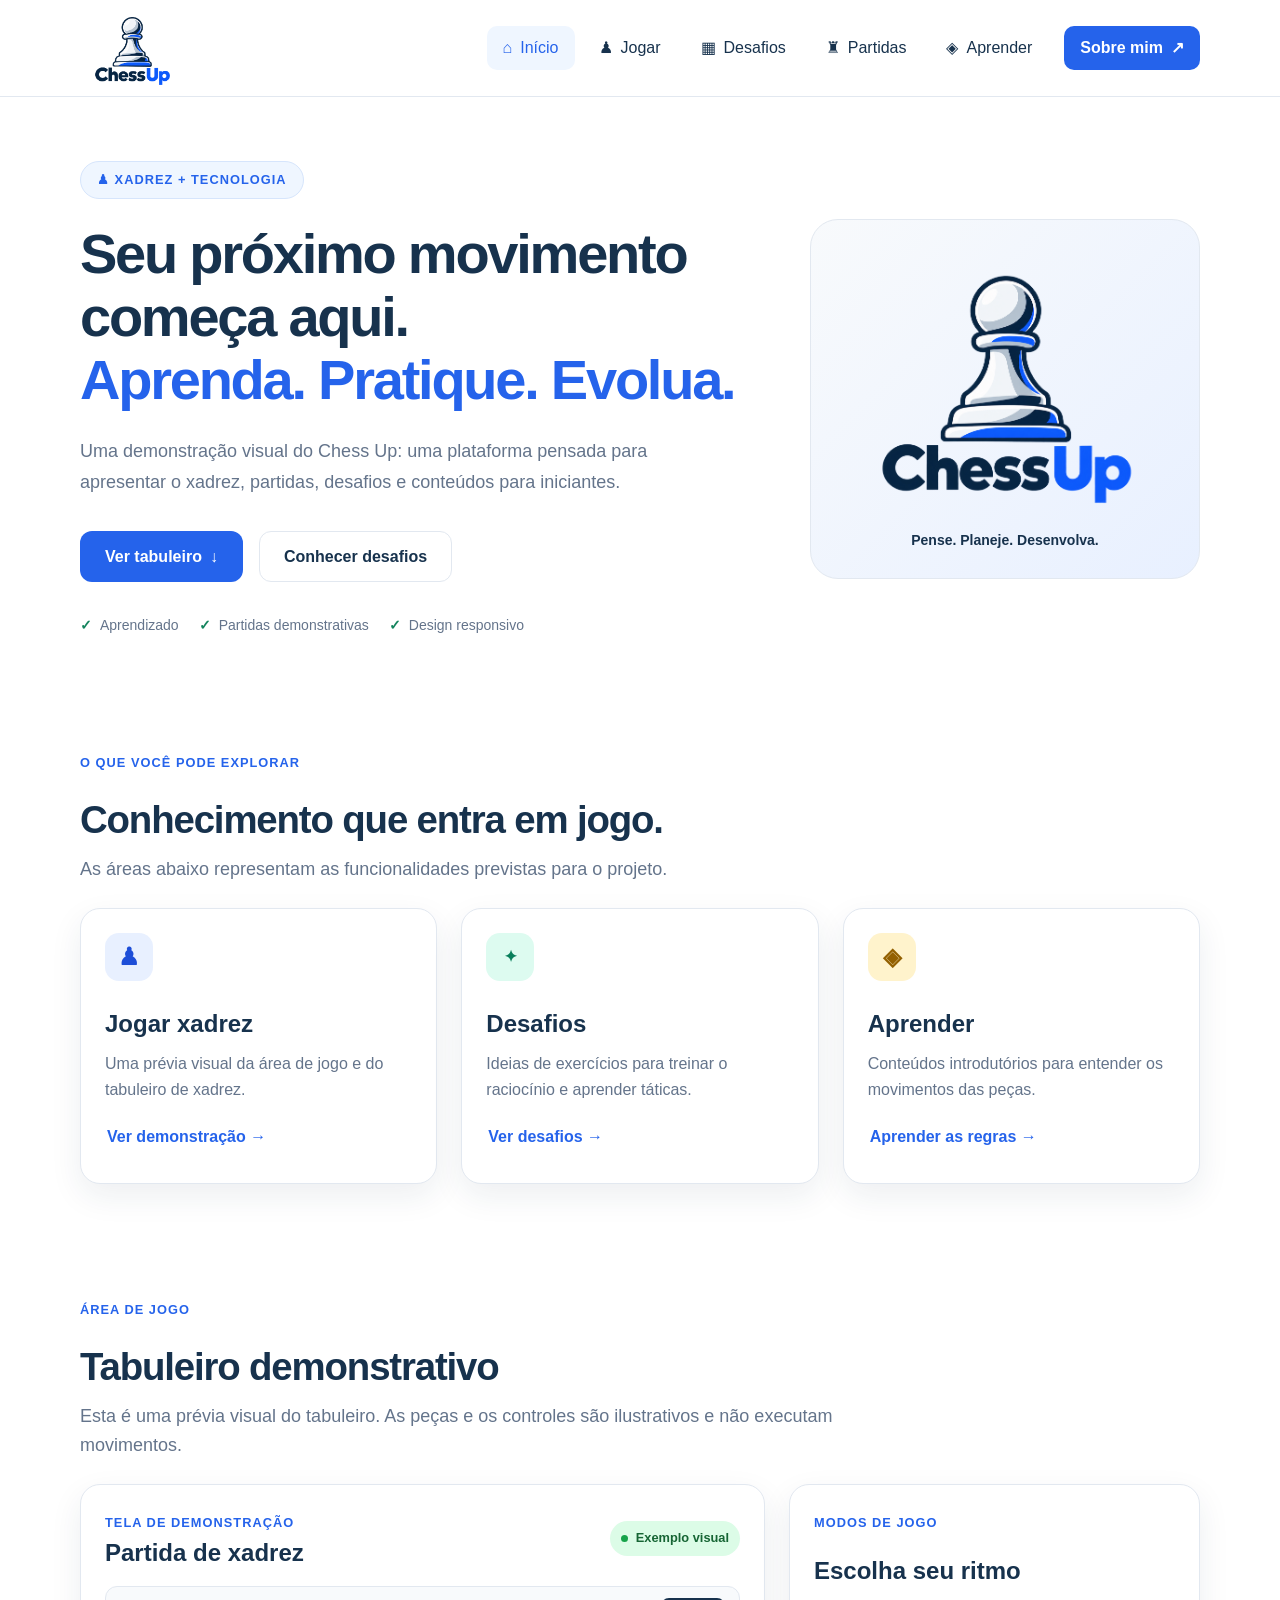
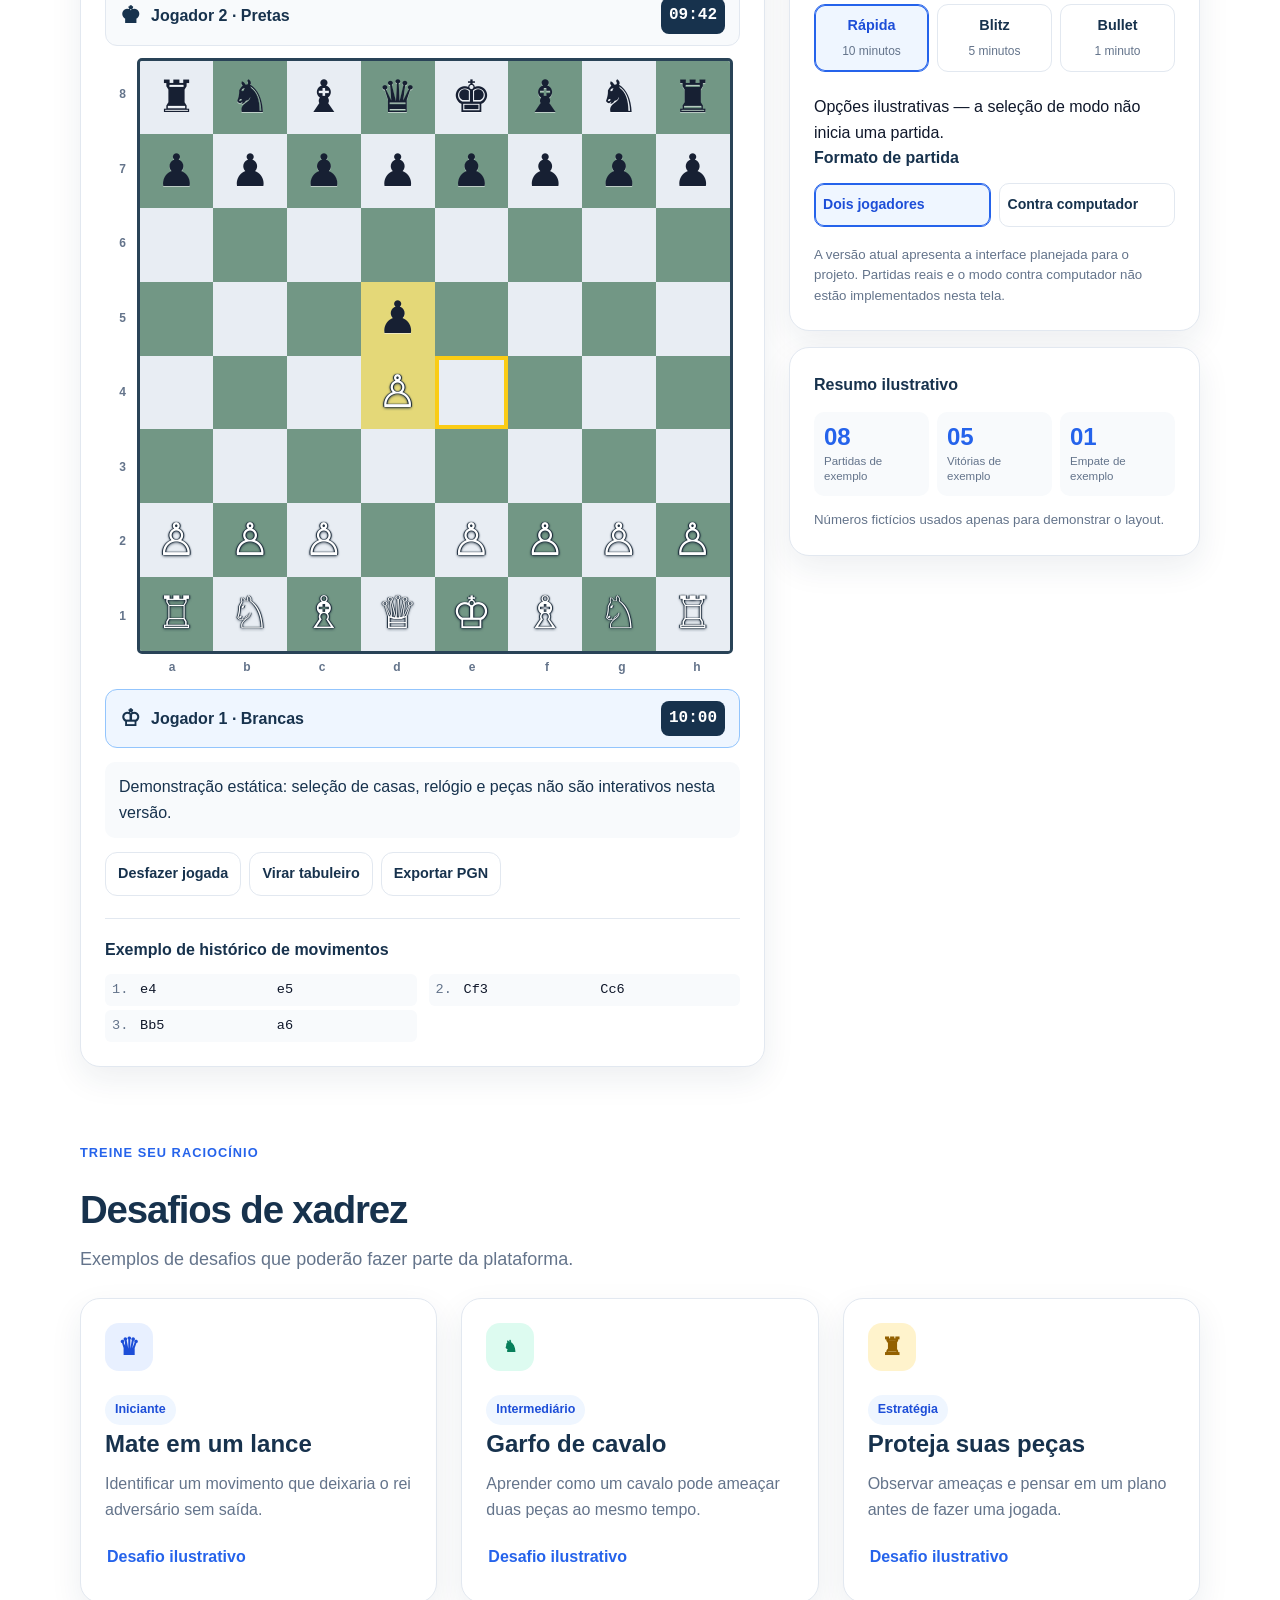
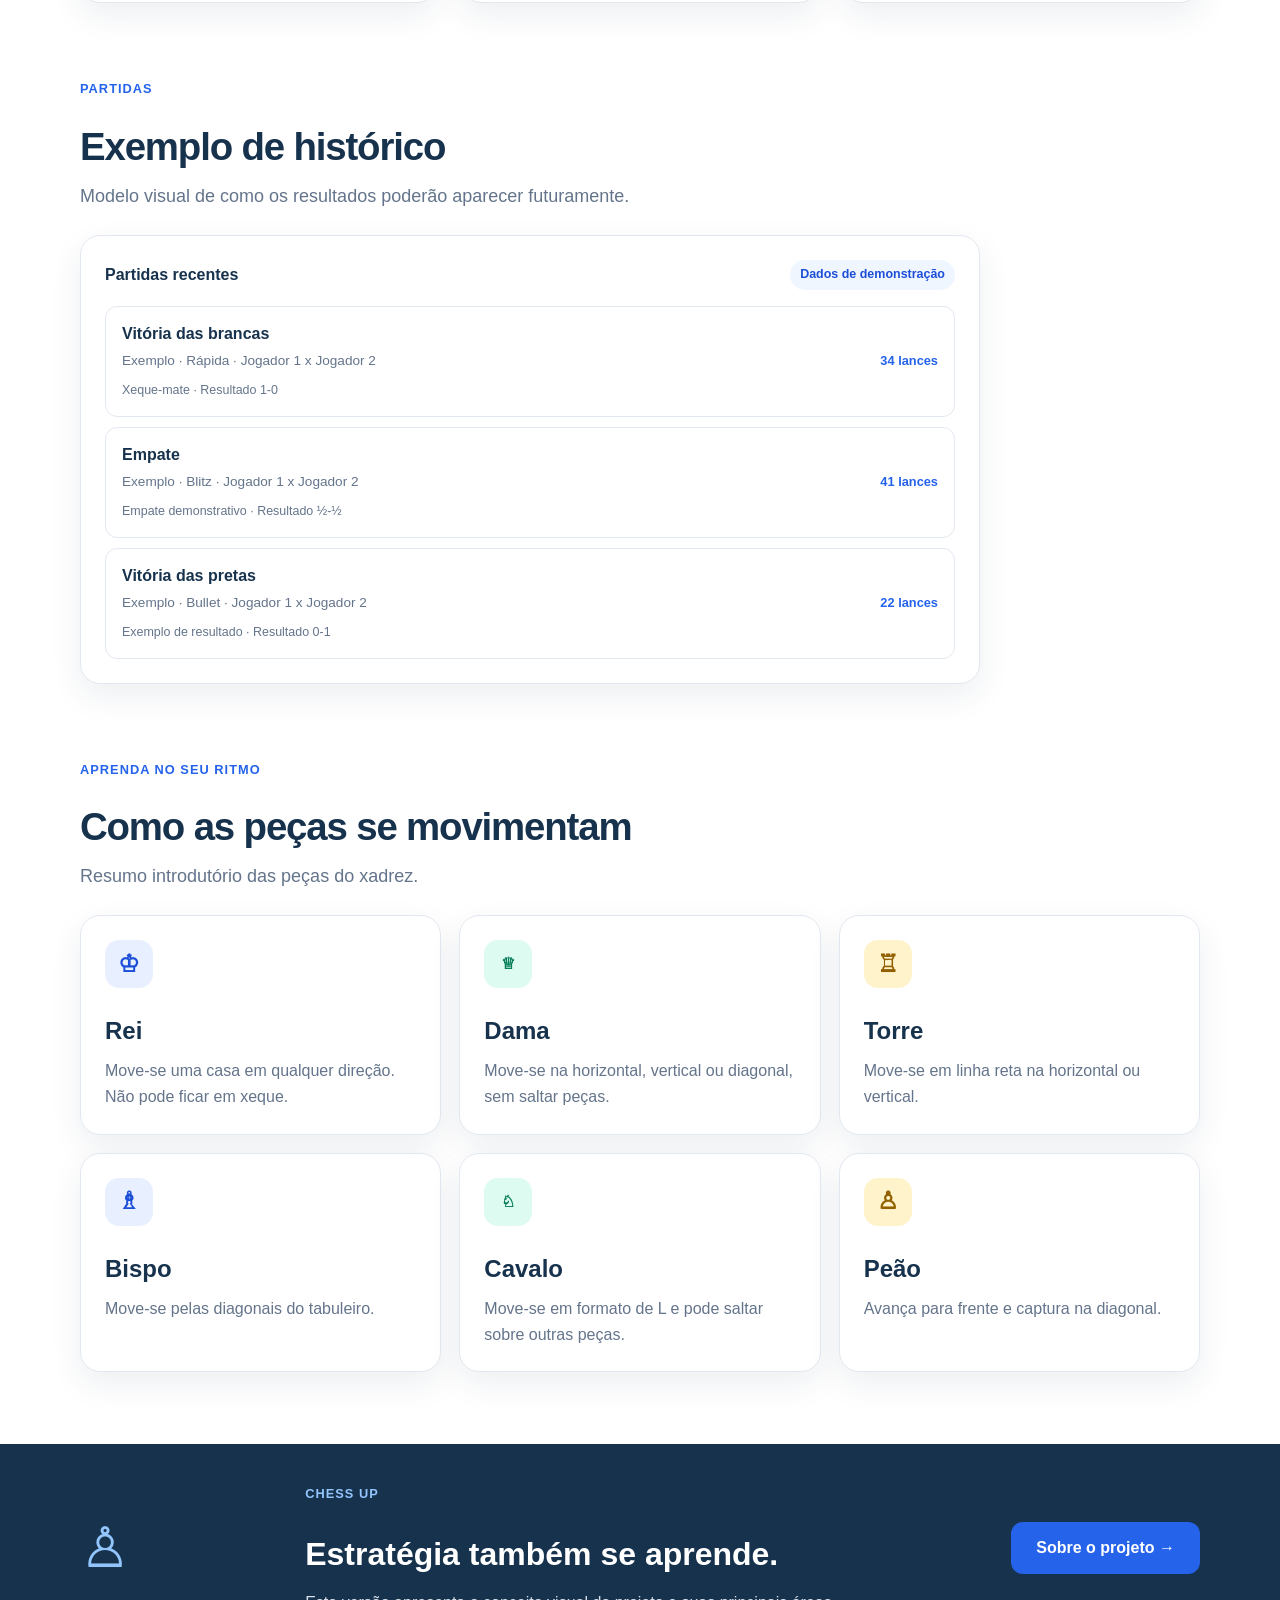
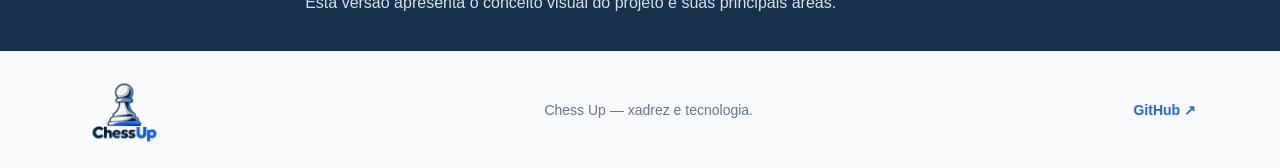
<file: index.html>
<!DOCTYPE html>
<html lang="pt-BR">
<head>
    <meta charset="UTF-8">
    <meta name="viewport" content="width=device-width, initial-scale=1.0">
    <meta http-equiv="refresh" content="0; url=home.html">
    <title>Chess Up</title>
</head>
<body>
    <p>Redirecionando para o <a href="home.html">Chess Up</a>...</p>
</body>
</html>
</file>
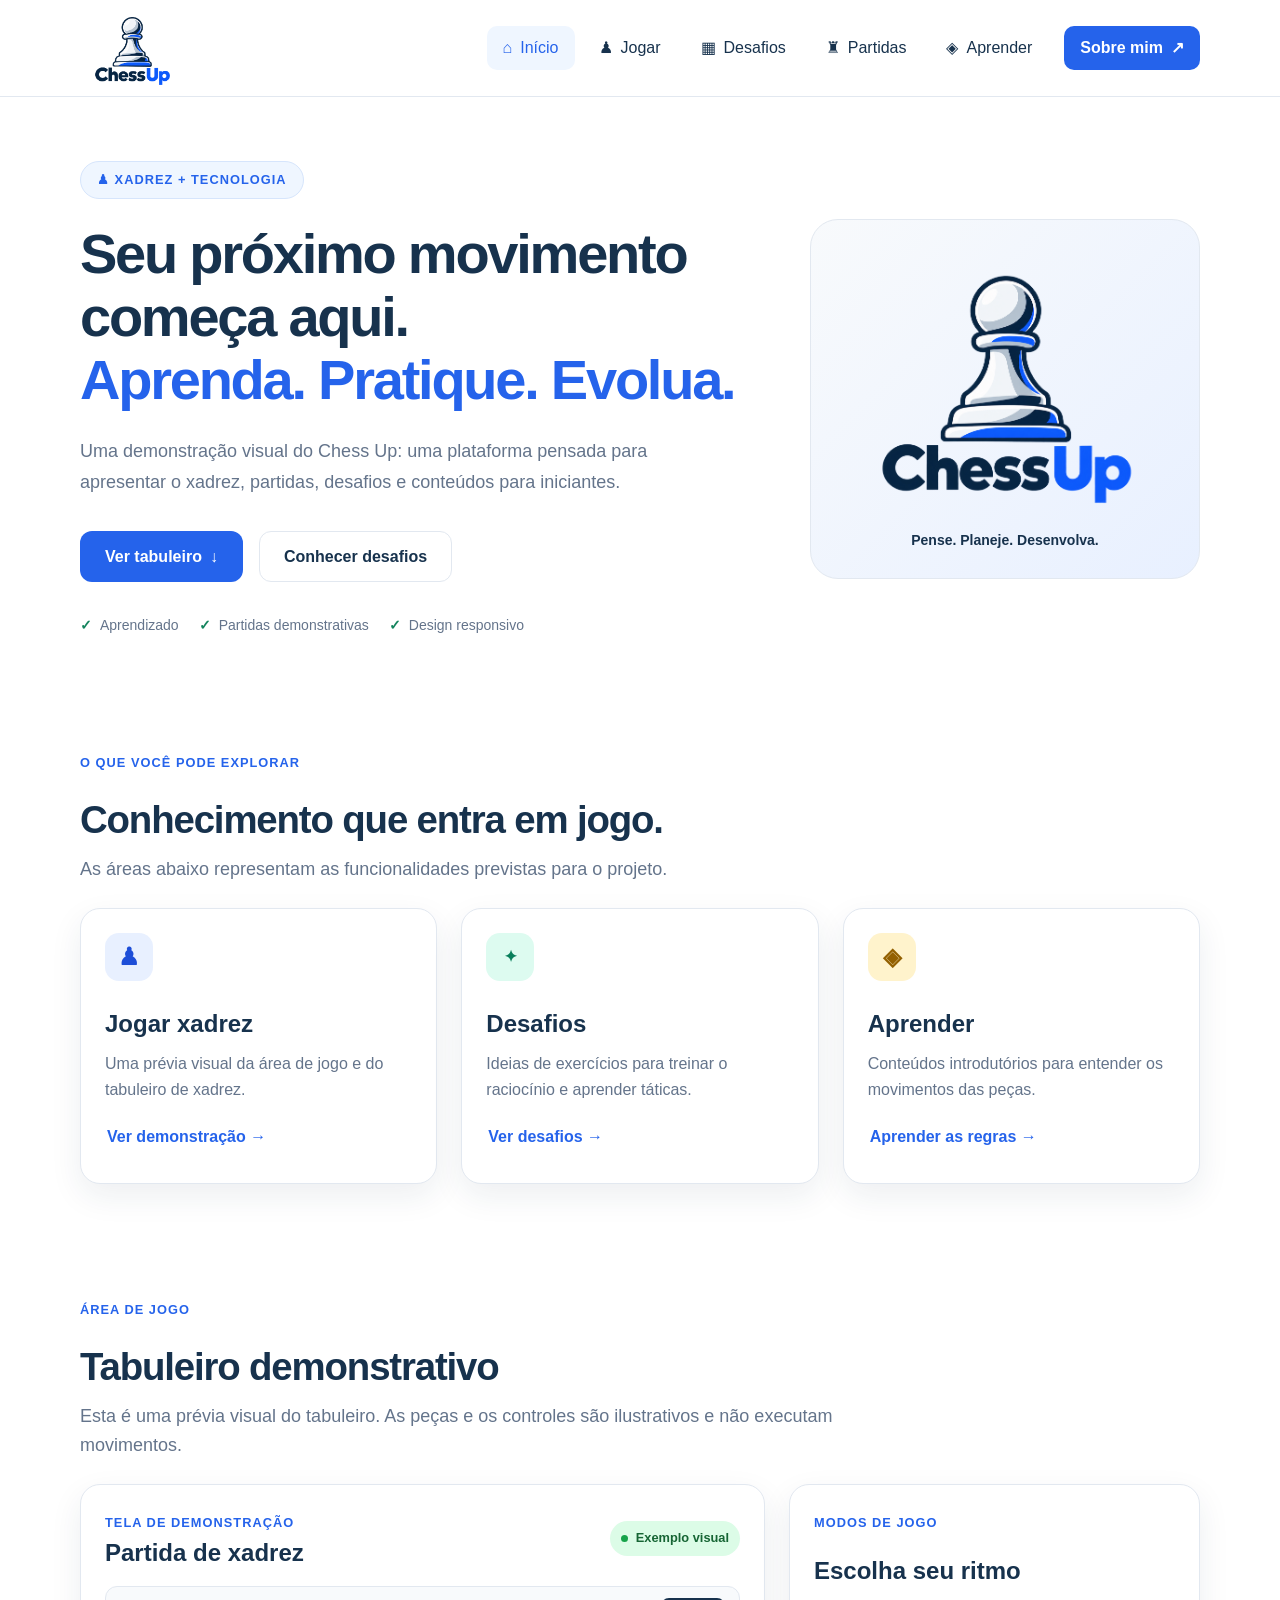
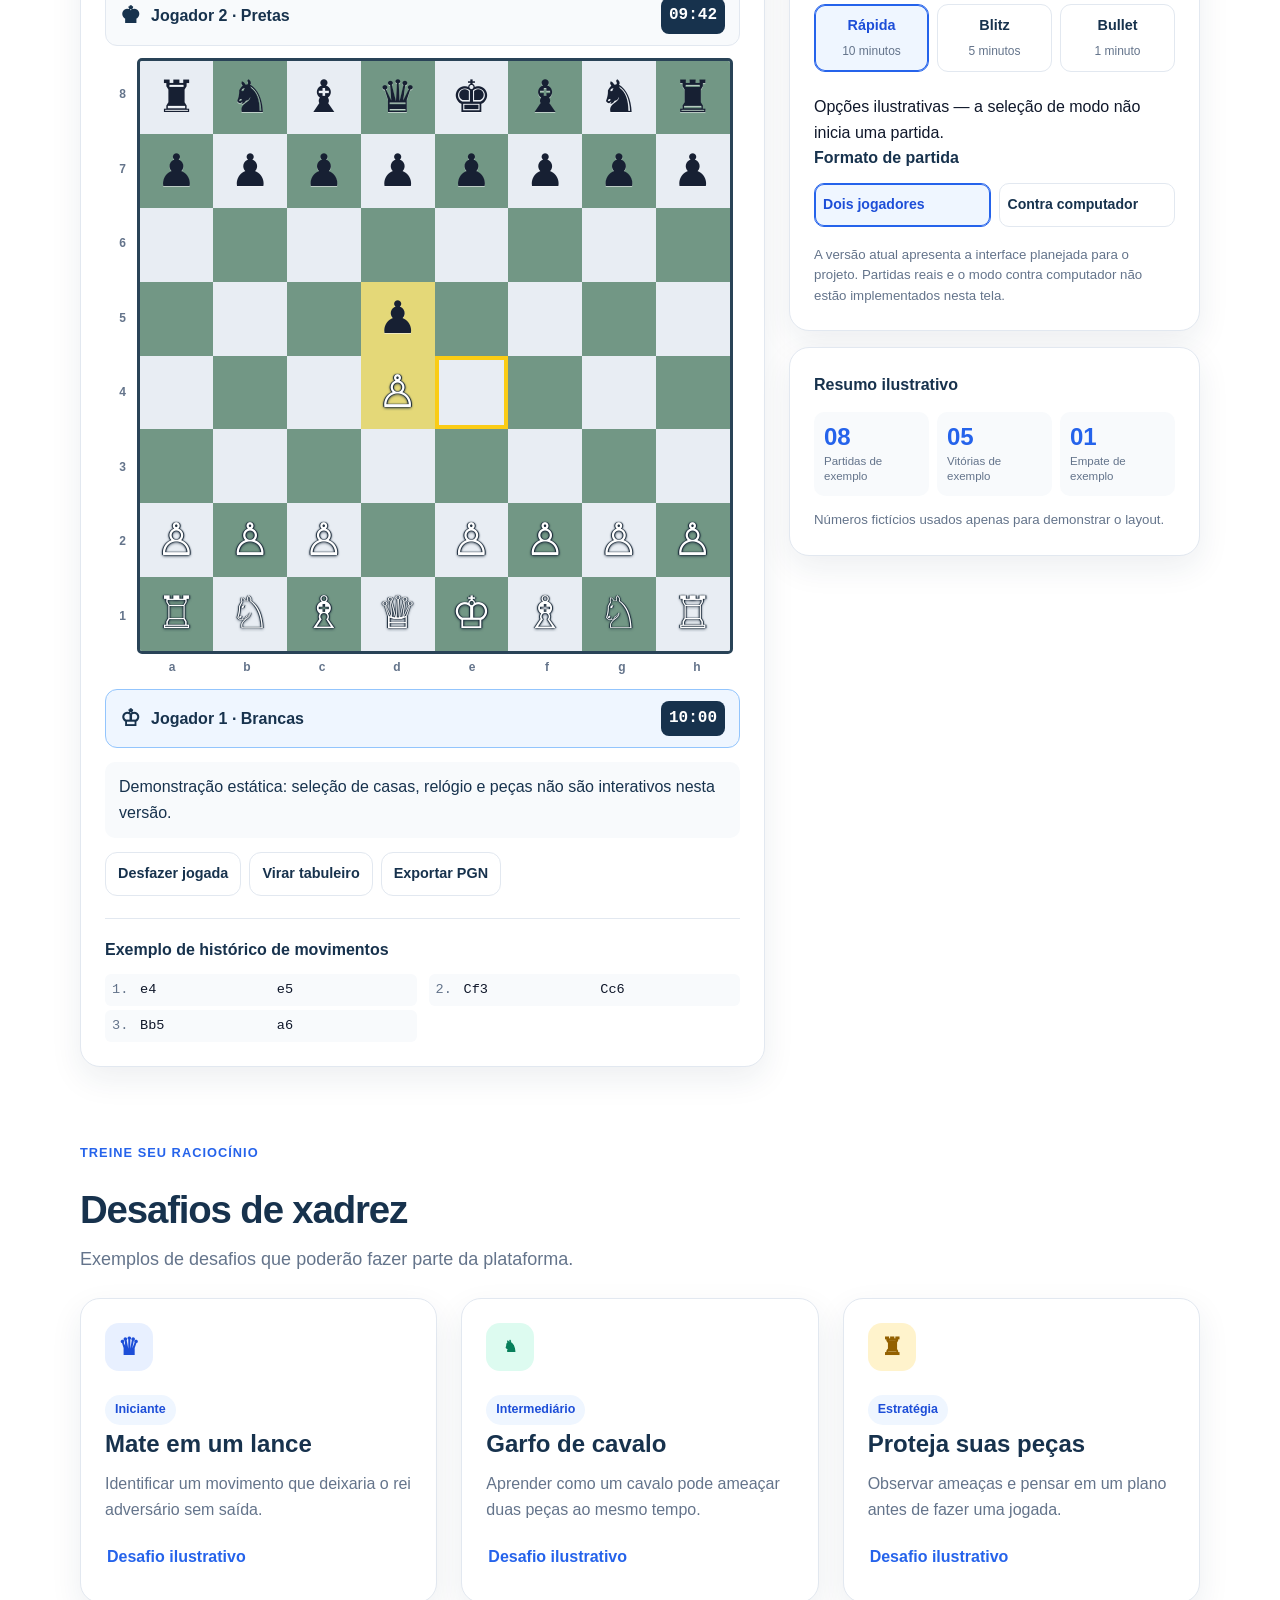
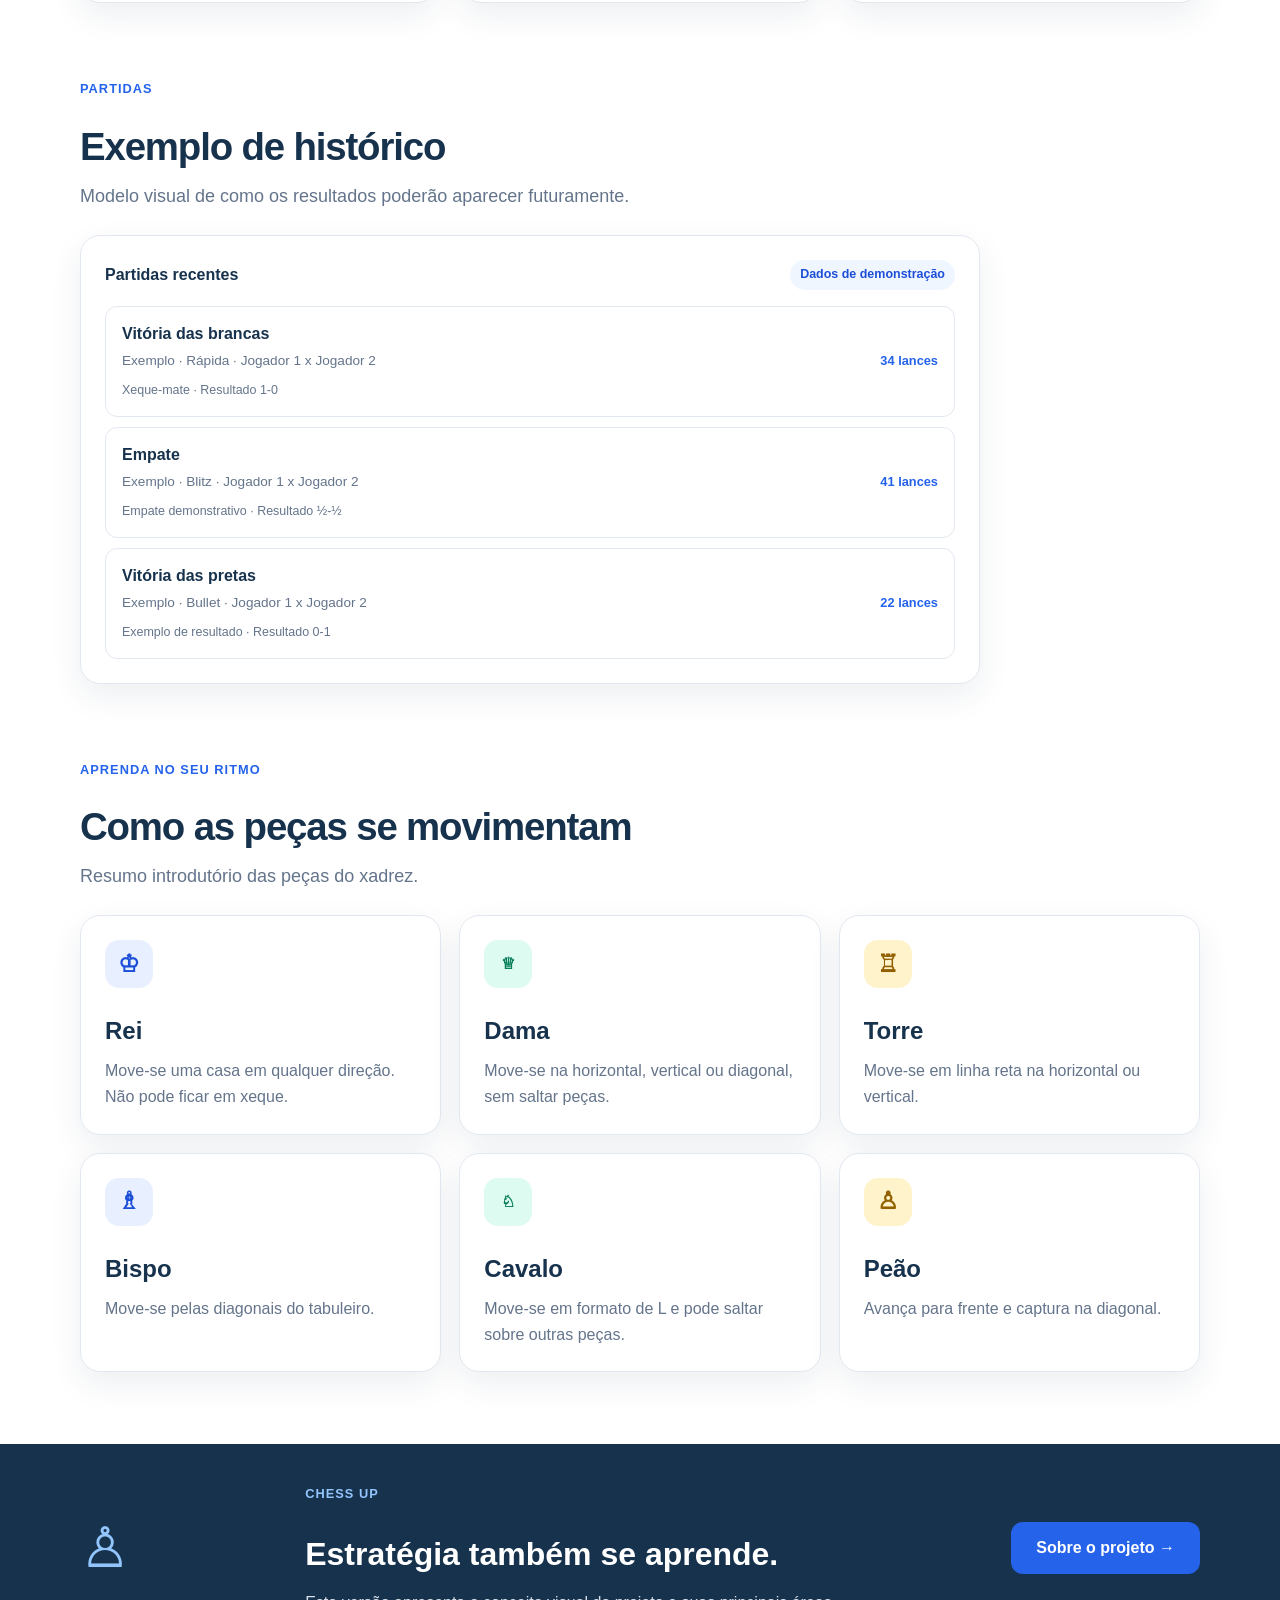
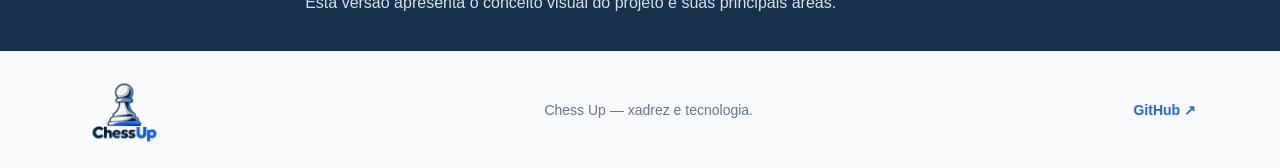
<file: home.html>
<!DOCTYPE html>
<html lang="pt-BR">
<head>
    <meta charset="UTF-8">
    <meta name="viewport" content="width=device-width, initial-scale=1.0">
    <meta name="description" content="Chess Up: demonstração visual de uma plataforma de xadrez para aprender, praticar e evoluir.">
    <title>Chess Up | Aprenda, pratique e evolua</title>
    <link rel="stylesheet" href="style.css">
</head>
<body>
<header class="site-header">
    <nav class="navbar container" aria-label="Navegação principal">
        <a class="brand" href="home.html" aria-label="Chess Up - Início">
            <img src="logo-chessup.png" alt="Logo do Chess Up">
        </a>

        <input class="menu-checkbox" type="checkbox" id="menu-checkbox" aria-label="Abrir menu de navegação">
        <label class="menu-toggle" for="menu-checkbox" aria-hidden="true"><span></span><span></span><span></span></label>
        <label class="menu-overlay" for="menu-checkbox" aria-label="Fechar menu"></label>

        <div class="nav-links" id="nav-links">
            <a class="menu-brand" href="home.html" aria-label="Chess Up - Início"><img src="logo-chessup.png" alt="Chess Up"></a>
            <a class="nav-link active" href="#inicio" aria-current="page"><span aria-hidden="true">⌂</span><span>Início</span></a>
            <a class="nav-link" href="#tabuleiro"><span aria-hidden="true">♟</span><span>Jogar</span></a>
            <a class="nav-link" href="#problemas"><span aria-hidden="true">▦</span><span>Desafios</span></a>
            <a class="nav-link" href="#partidas"><span aria-hidden="true">♜</span><span>Partidas</span></a>
            <a class="nav-link" href="#aprendizado"><span aria-hidden="true">◈</span><span>Aprender</span></a>
            <a class="nav-cta" href="sobre.html"><span>Sobre mim</span><span aria-hidden="true">↗</span></a>
        </div>
    </nav>
</header>

<main>
    <section class="hero container" id="inicio">
        <div class="hero-content">
            <span class="eyebrow">♟ Xadrez + tecnologia</span>
            <h1>Seu próximo movimento começa aqui. <span>Aprenda. Pratique. Evolua.</span></h1>
            <p class="hero-description">Uma demonstração visual do Chess Up: uma plataforma pensada para apresentar o xadrez, partidas, desafios e conteúdos para iniciantes.</p>
            <div class="hero-actions">
                <a class="button button-primary" href="#tabuleiro">Ver tabuleiro <span aria-hidden="true">↓</span></a>
                <a class="button button-secondary" href="#problemas">Conhecer desafios</a>
            </div>
            <div class="hero-highlights"><span>Aprendizado</span><span>Partidas demonstrativas</span><span>Design responsivo</span></div>
        </div>
        <div class="hero-visual">
            <img src="logo-chessup.png" alt="Logo do Chess Up com uma peça de xadrez">
            <p>Pense. Planeje. Desenvolva.</p>
        </div>
    </section>

    <section class="section container" id="recursos">
        <div class="section-heading">
            <span class="section-label">O que você pode explorar</span>
            <h2>Conhecimento que entra em jogo.</h2>
            <p>As áreas abaixo representam as funcionalidades previstas para o projeto.</p>
        </div>
        <div class="feature-grid">
            <article class="feature-card">
                <div class="feature-icon icon-blue" aria-hidden="true">♟</div>
                <h3>Jogar xadrez</h3>
                <p>Uma prévia visual da área de jogo e do tabuleiro de xadrez.</p>
                <a class="text-link" href="#tabuleiro">Ver demonstração →</a>
            </article>
            <article class="feature-card">
                <div class="feature-icon icon-green" aria-hidden="true">✦</div>
                <h3>Desafios</h3>
                <p>Ideias de exercícios para treinar o raciocínio e aprender táticas.</p>
                <a class="text-link" href="#problemas">Ver desafios →</a>
            </article>
            <article class="feature-card">
                <div class="feature-icon icon-gold" aria-hidden="true">◈</div>
                <h3>Aprender</h3>
                <p>Conteúdos introdutórios para entender os movimentos das peças.</p>
                <a class="text-link" href="#aprendizado">Aprender as regras →</a>
            </article>
        </div>
    </section>

    <section class="content-section container" id="tabuleiro">
        <div class="section-heading">
            <span class="section-label">Área de jogo</span>
            <h2>Tabuleiro demonstrativo</h2>
            <p>Esta é uma prévia visual do tabuleiro. As peças e os controles são ilustrativos e não executam movimentos.</p>
        </div>
        <div class="game-layout">
            <article class="panel board-panel">
                <div class="panel-heading">
                    <div><span class="section-label">TELA DE DEMONSTRAÇÃO</span><h2>Partida de xadrez</h2></div>
                    <span class="status-badge">Exemplo visual</span>
                </div>
                <div class="player-bar">
                    <span class="player-label"><span aria-hidden="true">♚</span><span>Jogador 2 · Pretas</span></span>
                    <strong class="clock">09:42</strong>
                </div>
                <div class="board-frame">
                    <div class="board-ranks" aria-hidden="true"><span>8</span><span>7</span><span>6</span><span>5</span><span>4</span><span>3</span><span>2</span><span>1</span></div>
                    <div class="chessboard" role="img" aria-label="Tabuleiro ilustrativo de xadrez com peças na posição inicial e algumas casas destacadas">
                    <div class="square square-light piece-black" role="img" aria-label="a8, peça preta">♜</div>
                    <div class="square square-dark piece-black" role="img" aria-label="b8, peça preta">♞</div>
                    <div class="square square-light piece-black" role="img" aria-label="c8, peça preta">♝</div>
                    <div class="square square-dark piece-black" role="img" aria-label="d8, peça preta">♛</div>
                    <div class="square square-light piece-black" role="img" aria-label="e8, peça preta">♚</div>
                    <div class="square square-dark piece-black" role="img" aria-label="f8, peça preta">♝</div>
                    <div class="square square-light piece-black" role="img" aria-label="g8, peça preta">♞</div>
                    <div class="square square-dark piece-black" role="img" aria-label="h8, peça preta">♜</div>
                    <div class="square square-dark piece-black" role="img" aria-label="a7, peça preta">♟</div>
                    <div class="square square-light piece-black" role="img" aria-label="b7, peça preta">♟</div>
                    <div class="square square-dark piece-black" role="img" aria-label="c7, peça preta">♟</div>
                    <div class="square square-light piece-black" role="img" aria-label="d7, peça preta">♟</div>
                    <div class="square square-dark piece-black" role="img" aria-label="e7, peça preta">♟</div>
                    <div class="square square-light piece-black" role="img" aria-label="f7, peça preta">♟</div>
                    <div class="square square-dark piece-black" role="img" aria-label="g7, peça preta">♟</div>
                    <div class="square square-light piece-black" role="img" aria-label="h7, peça preta">♟</div>
                    <div class="square square-light" role="img" aria-label="a6, casa vazia"></div>
                    <div class="square square-dark" role="img" aria-label="b6, casa vazia"></div>
                    <div class="square square-light" role="img" aria-label="c6, casa vazia"></div>
                    <div class="square square-dark" role="img" aria-label="d6, casa vazia"></div>
                    <div class="square square-light" role="img" aria-label="e6, casa vazia"></div>
                    <div class="square square-dark" role="img" aria-label="f6, casa vazia"></div>
                    <div class="square square-light" role="img" aria-label="g6, casa vazia"></div>
                    <div class="square square-dark" role="img" aria-label="h6, casa vazia"></div>
                    <div class="square square-dark" role="img" aria-label="a5, casa vazia"></div>
                    <div class="square square-light" role="img" aria-label="b5, casa vazia"></div>
                    <div class="square square-dark" role="img" aria-label="c5, casa vazia"></div>
                    <div class="square square-light piece-black last-move" role="img" aria-label="d5, peça preta">♟</div>
                    <div class="square square-dark" role="img" aria-label="e5, casa vazia"></div>
                    <div class="square square-light" role="img" aria-label="f5, casa vazia"></div>
                    <div class="square square-dark" role="img" aria-label="g5, casa vazia"></div>
                    <div class="square square-light" role="img" aria-label="h5, casa vazia"></div>
                    <div class="square square-light" role="img" aria-label="a4, casa vazia"></div>
                    <div class="square square-dark" role="img" aria-label="b4, casa vazia"></div>
                    <div class="square square-light" role="img" aria-label="c4, casa vazia"></div>
                    <div class="square square-dark piece-white last-move" role="img" aria-label="d4, peça branca">♙</div>
                    <div class="square square-light selected" role="img" aria-label="e4, casa vazia"></div>
                    <div class="square square-dark" role="img" aria-label="f4, casa vazia"></div>
                    <div class="square square-light" role="img" aria-label="g4, casa vazia"></div>
                    <div class="square square-dark" role="img" aria-label="h4, casa vazia"></div>
                    <div class="square square-dark" role="img" aria-label="a3, casa vazia"></div>
                    <div class="square square-light" role="img" aria-label="b3, casa vazia"></div>
                    <div class="square square-dark" role="img" aria-label="c3, casa vazia"></div>
                    <div class="square square-light" role="img" aria-label="d3, casa vazia"></div>
                    <div class="square square-dark" role="img" aria-label="e3, casa vazia"></div>
                    <div class="square square-light" role="img" aria-label="f3, casa vazia"></div>
                    <div class="square square-dark" role="img" aria-label="g3, casa vazia"></div>
                    <div class="square square-light" role="img" aria-label="h3, casa vazia"></div>
                    <div class="square square-light piece-white" role="img" aria-label="a2, peça branca">♙</div>
                    <div class="square square-dark piece-white" role="img" aria-label="b2, peça branca">♙</div>
                    <div class="square square-light piece-white" role="img" aria-label="c2, peça branca">♙</div>
                    <div class="square square-dark" role="img" aria-label="d2, casa vazia"></div>
                    <div class="square square-light piece-white" role="img" aria-label="e2, peça branca">♙</div>
                    <div class="square square-dark piece-white" role="img" aria-label="f2, peça branca">♙</div>
                    <div class="square square-light piece-white" role="img" aria-label="g2, peça branca">♙</div>
                    <div class="square square-dark piece-white" role="img" aria-label="h2, peça branca">♙</div>
                    <div class="square square-dark piece-white" role="img" aria-label="a1, peça branca">♖</div>
                    <div class="square square-light piece-white" role="img" aria-label="b1, peça branca">♘</div>
                    <div class="square square-dark piece-white" role="img" aria-label="c1, peça branca">♗</div>
                    <div class="square square-light piece-white" role="img" aria-label="d1, peça branca">♕</div>
                    <div class="square square-dark piece-white" role="img" aria-label="e1, peça branca">♔</div>
                    <div class="square square-light piece-white" role="img" aria-label="f1, peça branca">♗</div>
                    <div class="square square-dark piece-white" role="img" aria-label="g1, peça branca">♘</div>
                    <div class="square square-light piece-white" role="img" aria-label="h1, peça branca">♖</div>
                    </div>
                </div>
                <div class="board-files" aria-hidden="true"><span></span><span>a</span><span>b</span><span>c</span><span>d</span><span>e</span><span>f</span><span>g</span><span>h</span></div>
                <div class="player-bar active-player">
                    <span class="player-label"><span aria-hidden="true">♔</span><span>Jogador 1 · Brancas</span></span>
                    <strong class="clock">10:00</strong>
                </div>
                <p class="board-note">Demonstração estática: seleção de casas, relógio e peças não são interativos nesta versão.</p>
                <div class="game-actions">
                    <span class="button button-secondary">Desfazer jogada</span>
                    <span class="button button-secondary">Virar tabuleiro</span>
                    <span class="button button-outline">Exportar PGN</span>
                </div>
                <div class="move-history">
                    <h3>Exemplo de histórico de movimentos</h3>
                    <ol class="move-list">
                        <li class="move-pair"><span class="move-number">1.</span><span>e4</span><span>e5</span></li>
                        <li class="move-pair"><span class="move-number">2.</span><span>Cf3</span><span>Cc6</span></li>
                        <li class="move-pair"><span class="move-number">3.</span><span>Bb5</span><span>a6</span></li>
                    </ol>
                </div>
            </article>

            <aside class="game-options">
                <article class="panel play-card">
                    <span class="section-label">MODOS DE JOGO</span>
                    <h2>Escolha seu ritmo</h2>
                    <div class="mode-select">
                        <div class="mode-option is-selected"><strong>Rápida</strong><small>10 minutos</small></div>
                        <div class="mode-option"><strong>Blitz</strong><small>5 minutos</small></div>
                        <div class="mode-option"><strong>Bullet</strong><small>1 minuto</small></div>
                    </div>
                    <div class="demo-note">Opções ilustrativas — a seleção de modo não inicia uma partida.</div>
                    <h3>Formato de partida</h3>
                    <div class="opponent-select">
                        <div class="opponent-option is-selected">Dois jogadores</div>
                        <div class="opponent-option">Contra computador</div>
                    </div>
                    <p class="small-note">A versão atual apresenta a interface planejada para o projeto. Partidas reais e o modo contra computador não estão implementados nesta tela.</p>
                </article>
                <article class="panel stats-panel">
                    <h3>Resumo ilustrativo</h3>
                    <div class="stat-grid">
                        <div class="stat-card"><strong>08</strong><span>Partidas de exemplo</span></div>
                        <div class="stat-card"><strong>05</strong><span>Vitórias de exemplo</span></div>
                        <div class="stat-card"><strong>01</strong><span>Empate de exemplo</span></div>
                    </div>
                    <p class="small-note">Números fictícios usados apenas para demonstrar o layout.</p>
                </article>
            </aside>
        </div>
    </section>

    <section class="content-section container" id="problemas">
        <div class="section-heading">
            <span class="section-label">Treine seu raciocínio</span>
            <h2>Desafios de xadrez</h2>
            <p>Exemplos de desafios que poderão fazer parte da plataforma.</p>
        </div>
        <div class="feature-grid">
            <article class="feature-card">
                <div class="feature-icon icon-blue" aria-hidden="true">♛</div>
                <span class="difficulty">Iniciante</span>
                <h3>Mate em um lance</h3>
                <p>Identificar um movimento que deixaria o rei adversário sem saída.</p>
                <span class="text-link">Desafio ilustrativo</span>
            </article>
            <article class="feature-card">
                <div class="feature-icon icon-green" aria-hidden="true">♞</div>
                <span class="difficulty">Intermediário</span>
                <h3>Garfo de cavalo</h3>
                <p>Aprender como um cavalo pode ameaçar duas peças ao mesmo tempo.</p>
                <span class="text-link">Desafio ilustrativo</span>
            </article>
            <article class="feature-card">
                <div class="feature-icon icon-gold" aria-hidden="true">♜</div>
                <span class="difficulty">Estratégia</span>
                <h3>Proteja suas peças</h3>
                <p>Observar ameaças e pensar em um plano antes de fazer uma jogada.</p>
                <span class="text-link">Desafio ilustrativo</span>
            </article>
        </div>
    </section>

    <section class="content-section container" id="partidas">
        <div class="section-heading">
            <span class="section-label">Partidas</span>
            <h2>Exemplo de histórico</h2>
            <p>Modelo visual de como os resultados poderão aparecer futuramente.</p>
        </div>
        <article class="panel history-panel">
            <div class="history-header"><h3>Partidas recentes</h3><span class="difficulty">Dados de demonstração</span></div>
            <ol class="history-list">
                <li class="history-item"><div class="history-item-main"><strong>Vitória das brancas</strong><p>Exemplo · Rápida · Jogador 1 x Jogador 2</p><span class="history-reason">Xeque-mate · Resultado 1-0</span></div><span class="history-move-count">34 lances</span></li>
                <li class="history-item"><div class="history-item-main"><strong>Empate</strong><p>Exemplo · Blitz · Jogador 1 x Jogador 2</p><span class="history-reason">Empate demonstrativo · Resultado ½-½</span></div><span class="history-move-count">41 lances</span></li>
                <li class="history-item"><div class="history-item-main"><strong>Vitória das pretas</strong><p>Exemplo · Bullet · Jogador 1 x Jogador 2</p><span class="history-reason">Exemplo de resultado · Resultado 0-1</span></div><span class="history-move-count">22 lances</span></li>
            </ol>
        </article>
    </section>

    <section class="content-section container" id="aprendizado">
        <div class="section-heading"><span class="section-label">Aprenda no seu ritmo</span><h2>Como as peças se movimentam</h2><p>Resumo introdutório das peças do xadrez.</p></div>
        <div class="learning-grid">
            <article class="feature-card"><div class="feature-icon icon-blue" aria-hidden="true">♔</div><h3>Rei</h3><p>Move-se uma casa em qualquer direção. Não pode ficar em xeque.</p></article>
            <article class="feature-card"><div class="feature-icon icon-green" aria-hidden="true">♕</div><h3>Dama</h3><p>Move-se na horizontal, vertical ou diagonal, sem saltar peças.</p></article>
            <article class="feature-card"><div class="feature-icon icon-gold" aria-hidden="true">♖</div><h3>Torre</h3><p>Move-se em linha reta na horizontal ou vertical.</p></article>
            <article class="feature-card"><div class="feature-icon icon-blue" aria-hidden="true">♗</div><h3>Bispo</h3><p>Move-se pelas diagonais do tabuleiro.</p></article>
            <article class="feature-card"><div class="feature-icon icon-green" aria-hidden="true">♘</div><h3>Cavalo</h3><p>Move-se em formato de L e pode saltar sobre outras peças.</p></article>
            <article class="feature-card"><div class="feature-icon icon-gold" aria-hidden="true">♙</div><h3>Peão</h3><p>Avança para frente e captura na diagonal.</p></article>
        </div>
    </section>

    <section class="learning-banner">
        <div class="learning-symbol" aria-hidden="true">♙</div>
        <div><span class="section-label label-light">Chess Up</span><h2>Estratégia também se aprende.</h2><p>Esta versão apresenta o conceito visual do projeto e suas principais áreas.</p></div>
        <a href="sobre.html" class="button button-light">Sobre o projeto →</a>
    </section>
</main>

<footer class="site-footer">
    <div class="footer-inner container">
        <a class="brand brand-footer" href="home.html" aria-label="Chess Up - Início"><img src="logo-chessup.png" alt="Logo do Chess Up"></a>
        <p>Chess Up — xadrez e tecnologia.</p>
        <a class="footer-github" href="https://github.com/IsacNetero07" target="_blank" rel="noopener noreferrer">GitHub ↗</a>
    </div>
</footer>
</body>
</html>
</file>
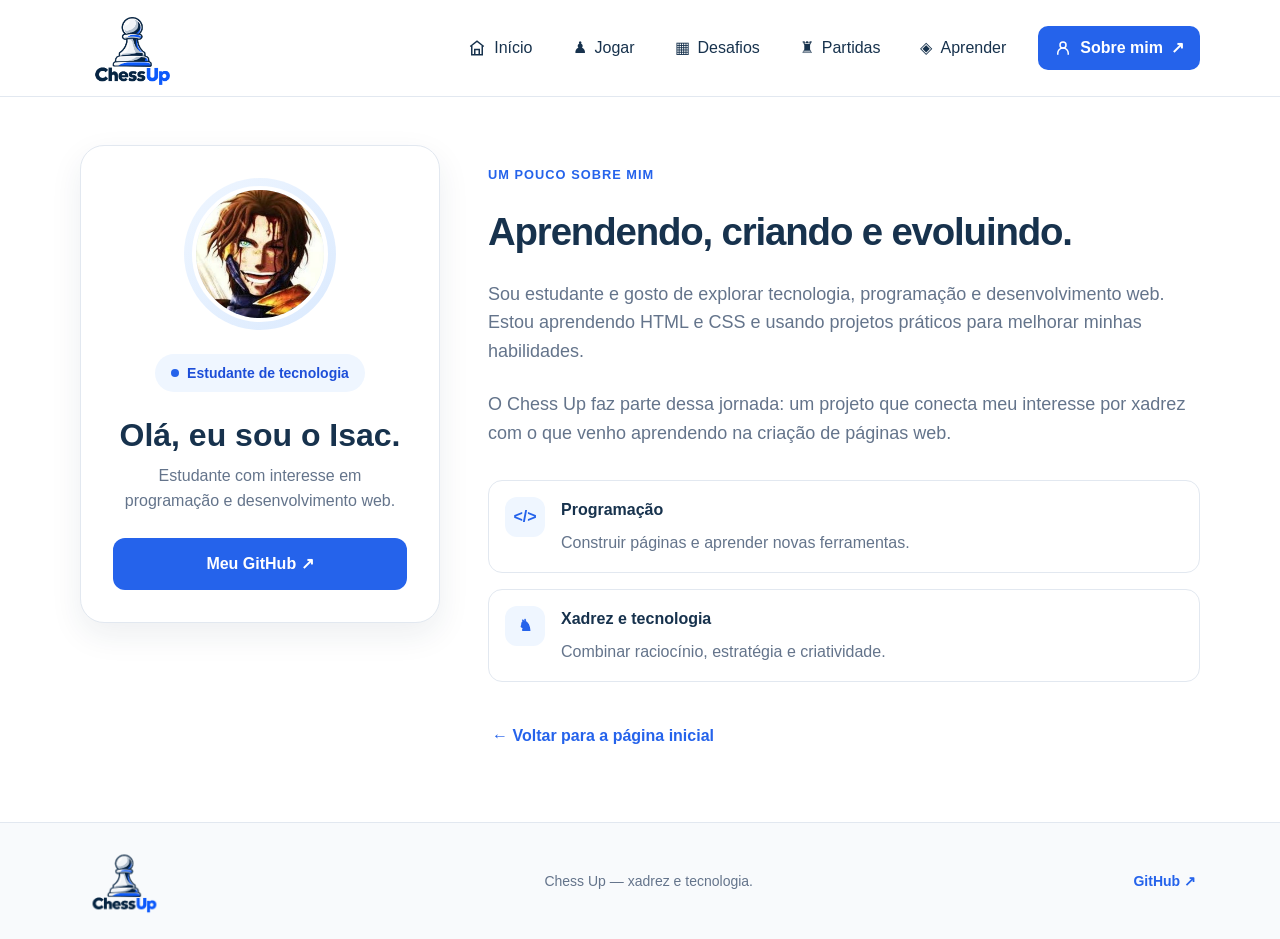
<file: sobre.html>
<!DOCTYPE html>
<html lang="pt-BR">
<head>
    <meta charset="UTF-8">
    <meta name="viewport" content="width=device-width, initial-scale=1.0">
    <meta name="description" content="Conheça o desenvolvedor do Chess Up.">
    <title>Chess Up | Sobre mim</title>
    <link rel="stylesheet" href="style.css">
</head>
<body>

    <header class="site-header">
        <nav class="navbar container" aria-label="Navegação principal">

            <a class="brand" href="home.html" aria-label="Chess Up - Início">
                <img src="logo-chessup.png" alt="Logo do Chess Up">
            </a>

            <input class="menu-checkbox" type="checkbox" id="menu-checkbox" aria-label="Abrir menu de navegação">
            <label class="menu-toggle" for="menu-checkbox" aria-hidden="true"><span></span><span></span><span></span></label>
            <label class="menu-overlay" for="menu-checkbox" aria-label="Fechar menu"></label>

            <div class="nav-links" id="nav-links">
                <a class="menu-brand" href="home.html" aria-label="Chess Up - Início">
                    <img src="logo-chessup.png" alt="Chess Up">
                </a>
                <a class="nav-link" href="home.html">
                    <svg class="nav-icon" viewBox="0 0 24 24" fill="none"
                         stroke="currentColor" stroke-width="2" aria-hidden="true">
                        <path d="m3 10 9-7 9 7"></path>
                        <path d="M5 9v12h14V9M9 21v-7h6v7"></path>
                    </svg>
                    <span>Início</span>
                </a>

                <a class="nav-link" href="home.html#tabuleiro">
                    <span aria-hidden="true">♟</span><span>Jogar</span>
                </a>
                <a class="nav-link" href="home.html#problemas">
                    <span aria-hidden="true">▦</span><span>Desafios</span>
                </a>
                <a class="nav-link" href="home.html#partidas">
                    <span aria-hidden="true">♜</span><span>Partidas</span>
                </a>
                <a class="nav-link" href="home.html#aprendizado">
                    <span aria-hidden="true">◈</span><span>Aprender</span>
                </a>

                <a class="nav-cta" href="sobre.html" aria-current="page">
                    <svg class="nav-icon" viewBox="0 0 24 24" fill="none"
                         stroke="currentColor" stroke-width="2" aria-hidden="true">
                        <circle cx="12" cy="8" r="4"></circle>
                        <path d="M5 21v-2a7 7 0 0 1 14 0v2"></path>
                    </svg>
                    <span>Sobre mim</span>
                    <span aria-hidden="true">↗</span>
                </a>
            </div>
        </nav>
    </header>

    <main>
        <section class="about-hero container">
            <div class="profile-card">
                <div class="profile-image-wrap">
                    <img class="profile-avatar"
                         src="avatar.jpg"
                         alt="Avatar de Isac">
                </div>

                <span class="profile-status">
                    <span aria-hidden="true"></span>
                    Estudante de tecnologia
                </span>

                <h1>Olá, eu sou o Isac.</h1>

                <p>
                    Estudante com interesse em programação
                    e desenvolvimento web.
                </p>

                <a class="button button-primary profile-button"
                   href="https://github.com/IsacNetero07"
                   target="_blank"
                   rel="noopener noreferrer">
                    Meu GitHub ↗
                </a>
            </div>

            <div class="about-copy">
                <span class="section-label">Um pouco sobre mim</span>
                <h2>Aprendendo, criando e evoluindo.</h2>

                <p>
                    Sou estudante e gosto de explorar tecnologia,
                    programação e desenvolvimento web. Estou aprendendo
                    HTML e CSS e usando projetos práticos para melhorar
                    minhas habilidades.
                </p>

                <p>
                    O Chess Up faz parte dessa jornada: um projeto que
                    conecta meu interesse por xadrez com o que venho
                    aprendendo na criação de páginas web.
                </p>

                <div class="interest-list">
                    <article class="interest-item">
                        <span class="interest-icon" aria-hidden="true">&lt;/&gt;</span>
                        <div>
                            <h3>Programação</h3>
                            <p>Construir páginas e aprender novas ferramentas.</p>
                        </div>
                    </article>

                    <article class="interest-item">
                        <span class="interest-icon" aria-hidden="true">♞</span>
                        <div>
                            <h3>Xadrez e tecnologia</h3>
                            <p>Combinar raciocínio, estratégia e criatividade.</p>
                        </div>
                    </article>
                </div>

                <a class="back-link" href="home.html">
                    ← Voltar para a página inicial
                </a>
            </div>
        </section>
    </main>

    <footer class="site-footer">
        <div class="footer-inner container">
            <a class="brand brand-footer"
               href="home.html"
               aria-label="Chess Up - Início">
                <img src="logo-chessup.png" alt="Logo do Chess Up">
            </a>

            <p>Chess Up — xadrez e tecnologia.</p>

            <a class="footer-github"
               href="https://github.com/IsacNetero07"
               target="_blank"
               rel="noopener noreferrer">
                GitHub ↗
            </a>
        </div>
    </footer>

    

</body>
</html>
</file>
<file: style.css>
:root {
    --navy: #17324D;
    --navy-dark: #102437;
    --blue: #2563EB;
    --blue-hover: #1D4ED8;
    --white: #FFFFFF;
    --gray-50: #F8FAFC;
    --gray-100: #EDF2F7;
    --gray-200: #E2E8F0;
    --gray-500: #64748B;
    --gray-900: #0F172A;
    --green: #3DD6A0;

    --space-1: 8px;
    --space-2: 16px;
    --space-3: 24px;
    --space-4: 32px;
    --space-5: 40px;
    --space-6: 48px;
    --space-7: 56px;
    --space-8: 64px;

    --font-heading: "Segoe UI", Arial, sans-serif;
    --font-body: Arial, sans-serif;
    --text-small: 0.875rem;
    --text-base: 1rem;
    --text-medium: 1.125rem;
    --text-subtitle: 1.5rem;
    --text-title: 2rem;

    --radius-card: 20px;
    --shadow-card: 0 12px 32px rgba(23, 50, 77, 0.08);
}

* {
    box-sizing: border-box;
}

html {
    max-width: 100%;
    overflow-x: clip;
    scroll-behavior: smooth;
    scroll-padding-top: 24px;
}

body {
    width: 100%;
    max-width: 100%;
    overflow-x: clip;
    overflow-wrap: break-word;
    margin: 0;
    color: var(--gray-900);
    background: var(--white);
    font-family: var(--font-body);
    font-size: var(--text-base);
    line-height: 1.6;
}

body.menu-open {
    overflow: hidden;
}

img {
    display: block;
    max-width: 100%;
    height: auto;
}

a {
    -webkit-tap-highlight-color: transparent;
}

a:focus-visible,
button:focus-visible {
    outline: 3px solid var(--blue);
    outline-offset: 4px;
    border-radius: 8px;
}

button {
    font: inherit;
}

.container {
    width: min(1120px, calc(100% - 48px));
    max-width: 100%;
    margin-inline: auto;
}

/* CABEÇALHO */

.site-header {
    position: relative;
    z-index: 10;
    background: var(--white);
    border-bottom: 1px solid var(--gray-200);
}

.navbar {
    min-height: 96px;
    display: flex;
    align-items: center;
    justify-content: space-between;
    gap: 24px;
    padding-block: 8px;
}

.brand {
    display: inline-flex;
    align-items: center;
    flex-shrink: 0;
    text-decoration: none;
}

.brand img {
    width: 104px;
    height: 80px;
    object-fit: contain;
}

.menu-brand {
    display: none;
}

.nav-links {
    display: flex;
    align-items: center;
    justify-content: flex-end;
    flex-wrap: wrap;
    gap: 8px;
}

.nav-link,
.nav-cta {
    display: inline-flex;
    align-items: center;
    justify-content: center;
    gap: 8px;
    min-height: 44px;
    padding: 8px 16px;
    border: 0;
    border-radius: 10px;
    text-decoration: none;
    transition: background-color 0.2s, color 0.2s;
}

.nav-link {
    color: var(--navy);
    background: transparent;
}

.nav-link:hover,
.nav-link.active {
    color: var(--blue);
    background: #EFF6FF;
}

.nav-cta {
    margin-left: 8px;
    color: var(--white);
    background: var(--blue);
    font-weight: 700;
}

.nav-cta:hover {
    color: var(--white);
    background: var(--blue-hover);
}

.nav-icon {
    display: inline-flex;
    align-items: center;
    justify-content: center;
    flex: 0 0 18px;
    width: 18px;
    height: 18px;
}

/* BOTÃO HAMBÚRGUER */

.menu-toggle {
    display: none;
    position: relative;
    z-index: 1002;
    width: 46px;
    height: 46px;
    flex: 0 0 46px;
    flex-direction: column;
    align-items: center;
    justify-content: center;
    gap: 5px;
    padding: 0;
    border: 1px solid var(--gray-200);
    border-radius: 12px;
    background: var(--gray-50);
    cursor: pointer;
}

.menu-toggle span {
    display: block;
    width: 21px;
    height: 2px;
    border-radius: 2px;
    background: var(--navy);
    transition: transform 0.2s ease, opacity 0.2s ease;
}

.menu-toggle[aria-expanded="true"] span:first-child {
    transform: translateY(7px) rotate(45deg);
}

.menu-toggle[aria-expanded="true"] span:nth-child(2) {
    opacity: 0;
}

.menu-toggle[aria-expanded="true"] span:last-child {
    transform: translateY(-7px) rotate(-45deg);
}

.menu-overlay[hidden] {
    display: none;
}

/* HERO DA HOME */

.hero {
    display: flex;
    align-items: center;
    justify-content: space-between;
    gap: 48px;
    padding-block: 64px;
}

.hero-content {
    flex: 1 1 55%;
    min-width: 0;
}

.eyebrow,
.section-label {
    display: inline-block;
    margin-bottom: 24px;
    color: var(--blue);
    font-size: 0.8rem;
    font-weight: 700;
    letter-spacing: 0.08em;
    text-transform: uppercase;
}

.eyebrow {
    padding: 8px 16px;
    border: 1px solid #D6E5FC;
    border-radius: 999px;
    background: #EFF6FF;
}

.hero h1 {
    max-width: 700px;
    margin: 0 0 24px;
    color: var(--navy);
    font-family: var(--font-heading);
    font-size: clamp(2.2rem, 5vw, 3.5rem);
    line-height: 1.12;
    letter-spacing: -0.04em;
}

.hero h1 span {
    display: block;
    color: var(--blue);
}

.hero-description {
    max-width: 590px;
    margin: 0;
    color: var(--gray-500);
    font-size: var(--text-medium);
    line-height: 1.75;
}

.hero-actions {
    display: flex;
    flex-wrap: wrap;
    gap: 16px;
    margin-top: 32px;
}

.button {
    display: inline-flex;
    align-items: center;
    justify-content: center;
    gap: 8px;
    min-height: 48px;
    padding: 12px 24px;
    border: 1px solid transparent;
    border-radius: 12px;
    font-weight: 700;
    text-align: center;
    text-decoration: none;
    transition: transform 0.2s, background-color 0.2s;
}

.button:hover {
    transform: translateY(-2px);
}

.button-primary {
    color: var(--white);
    background: var(--blue);
}

.button-primary:hover {
    background: var(--blue-hover);
}

.button-secondary {
    color: var(--navy);
    background: var(--white);
    border-color: var(--gray-200);
}

.button-secondary:hover {
    border-color: #B8C7D8;
}

.hero-highlights {
    display: flex;
    flex-wrap: wrap;
    gap: 12px 20px;
    margin-top: 32px;
    color: var(--gray-500);
    font-size: var(--text-small);
}

.hero-highlights span::before {
    content: "✓";
    margin-right: 8px;
    color: #14845D;
    font-weight: 700;
}

/* LOGO EM DESTAQUE */

.hero-visual {
    display: flex;
    flex: 0 1 390px;
    flex-direction: column;
    align-items: center;
    justify-content: center;
    gap: 16px;
    min-width: 0;
    min-height: 360px;
    padding: 24px;
    overflow: hidden;
    border: 1px solid var(--gray-200);
    border-radius: 28px;
    background: linear-gradient(135deg, var(--gray-50), #E8F0FF);
}

.hero-visual img {
    width: min(100%, 320px);
    height: auto;
    object-fit: contain;
}

.hero-visual p {
    margin: 0;
    color: var(--navy);
    font-size: var(--text-small);
    font-weight: 700;
    text-align: center;
}

/* RECURSOS */

.section {
    padding-block: 48px 64px;
}

.section-heading {
    max-width: 700px;
    margin-bottom: 32px;
}

.section-heading h2,
.about-band h2,
.about-copy h2 {
    margin: 0 0 16px;
    color: var(--navy);
    font-family: var(--font-heading);
    font-size: clamp(1.75rem, 3vw, 2.5rem);
    line-height: 1.2;
    letter-spacing: -0.03em;
}

.section-heading p {
    margin: 0;
    color: var(--gray-500);
    font-size: var(--text-medium);
}

.feature-grid {
    display: flex;
    align-items: stretch;
    flex-wrap: wrap;
    gap: 24px;
}

.feature-card {
    display: flex;
    flex: 1 1 280px;
    flex-direction: column;
    align-items: flex-start;
    min-width: 0;
    padding: 24px;
    border: 1px solid var(--gray-200);
    border-radius: var(--radius-card);
    background: var(--white);
    box-shadow: var(--shadow-card);
    transition: transform 0.2s, box-shadow 0.2s;
}

.feature-card:hover {
    transform: translateY(-4px);
    box-shadow: 0 18px 40px rgba(23, 50, 77, 0.12);
}

.feature-icon {
    display: flex;
    align-items: center;
    justify-content: center;
    width: 48px;
    height: 48px;
    margin-bottom: 24px;
    border-radius: 14px;
    font-size: 1.5rem;
    font-weight: 700;
}

.icon-blue {
    color: #1D4ED8;
    background: #E8F0FF;
}

.icon-green {
    color: #087F5B;
    background: #DDFBF0;
    font-size: 1rem;
}

.icon-gold {
    color: #936000;
    background: #FFF3CC;
}

.feature-card h3 {
    margin: 0 0 8px;
    color: var(--navy);
    font-family: var(--font-heading);
    font-size: var(--text-subtitle);
}

.feature-card p {
    margin: 0;
    color: var(--gray-500);
}

/* SOBRE O PROJETO */

.about-band {
    padding-block: 48px;
    background: var(--navy);
    color: var(--white);
}

.about-band-inner {
    display: flex;
    align-items: center;
    justify-content: space-between;
    gap: 48px;
}

.label-light {
    color: #93C5FD;
}

.about-band h2 {
    max-width: 500px;
    margin-bottom: 0;
    color: var(--white);
}

.about-band-copy {
    max-width: 520px;
}

.about-band-copy p {
    margin: 0 0 24px;
    color: #D5E0EC;
}

.button-light {
    color: var(--white);
    background: var(--blue);
}

.button-light:hover {
    background: var(--blue-hover);
}

/* SOBRE MIM */

.about-hero {
    display: flex;
    align-items: flex-start;
    gap: 48px;
    padding-block: 48px;
}

.profile-card {
    display: flex;
    flex: 0 1 360px;
    flex-direction: column;
    align-items: center;
    padding: 32px;
    border: 1px solid var(--gray-200);
    border-radius: 24px;
    background: var(--white);
    box-shadow: var(--shadow-card);
    text-align: center;
}

.profile-image-wrap {
    display: flex;
    align-items: center;
    justify-content: center;
    width: 152px;
    height: 152px;
    margin-bottom: 24px;
    border-radius: 50%;
    background: linear-gradient(135deg, #EFF6FF, #DBEAFE);
}

.profile-avatar {
    width: 136px;
    height: 136px;
    border: 4px solid var(--white);
    border-radius: 50%;
    object-fit: cover;
}

.profile-status {
    display: inline-flex;
    align-items: center;
    gap: 8px;
    padding: 8px 16px;
    border-radius: 999px;
    color: #1D4ED8;
    background: #EFF6FF;
    font-size: var(--text-small);
    font-weight: 700;
}

.profile-status span {
    width: 8px;
    height: 8px;
    border-radius: 50%;
    background: var(--blue);
}

.profile-card h1 {
    margin: 24px 0 8px;
    color: var(--navy);
    font-family: var(--font-heading);
    font-size: var(--text-title);
    line-height: 1.2;
}

.profile-card > p {
    margin: 0 0 24px;
    color: var(--gray-500);
}

.profile-button {
    width: 100%;
}

.about-copy {
    flex: 1 1 55%;
    min-width: 0;
    padding-block: 16px;
}

.about-copy h2 {
    margin-bottom: 24px;
}

.about-copy > p {
    margin: 0 0 24px;
    color: var(--gray-500);
    font-size: var(--text-medium);
}

.interest-list {
    display: flex;
    flex-direction: column;
    gap: 16px;
    margin-block: 32px;
}

.interest-item {
    display: flex;
    align-items: flex-start;
    gap: 16px;
    padding: 16px;
    border: 1px solid var(--gray-200);
    border-radius: 14px;
    background: var(--white);
}

.interest-icon {
    display: flex;
    flex: 0 0 40px;
    align-items: center;
    justify-content: center;
    width: 40px;
    height: 40px;
    border-radius: 12px;
    background: #EFF6FF;
    color: var(--blue);
    font-weight: 700;
}

.interest-item h3 {
    margin: 0 0 8px;
    color: var(--navy);
    font-size: var(--text-base);
}

.interest-item p {
    margin: 0;
    color: var(--gray-500);
}

.back-link {
    display: inline-flex;
    align-items: center;
    min-height: 44px;
    padding: 8px 4px;
    color: var(--blue);
    font-weight: 700;
    text-decoration: none;
}

.back-link:hover {
    text-decoration: underline;
}

/* RODAPÉ */

.site-footer {
    background: var(--gray-50);
    color: var(--navy);
    border-top: 1px solid var(--gray-200);
}

.footer-inner {
    display: flex;
    align-items: center;
    justify-content: space-between;
    flex-wrap: wrap;
    gap: 16px;
    padding-block: 24px;
}

.brand-footer img {
    width: 88px;
    height: 68px;
}

.footer-inner p {
    margin: 0;
    color: var(--gray-500);
    font-size: var(--text-small);
}

.footer-github {
    display: inline-flex;
    align-items: center;
    min-height: 44px;
    padding: 8px 4px;
    color: var(--blue);
    font-size: var(--text-small);
    font-weight: 700;
    text-decoration: none;
}

/* TABLETS */

@media screen and (max-width: 900px) {
    .navbar {
        flex-direction: column;
        justify-content: center;
        gap: 12px;
        padding-block: 16px;
    }

    .nav-links {
        justify-content: center;
        width: 100%;
    }

    .hero {
        gap: 32px;
        padding-block: 48px;
    }

    .hero-visual {
        flex-basis: 300px;
        min-height: 300px;
    }

    .about-band-inner {
        align-items: flex-start;
        flex-direction: column;
        gap: 24px;
    }
}

/* CELULARES: MENU LATERAL */

@media screen and (max-width: 680px) {
    .container {
        width: calc(100% - 32px);
    }

    .navbar {
        width: 100%;
        min-height: 76px;
        flex-direction: row;
        align-items: center;
        justify-content: space-between;
        flex-wrap: nowrap;
        padding: 8px 16px;
        gap: 12px;
    }

    .brand img {
        width: 88px;
        height: 64px;
        object-fit: contain;
    }

    .menu-toggle {
        display: flex;
    }

    /* Fundo escurecido quando o menu abre */
    .menu-overlay {
        position: fixed;
        inset: 0;
        z-index: 1000;
        background: rgba(16, 36, 55, 0.48);
    }

    /* Logo da marca dentro do menu lateral */
    .menu-brand {
        display: flex;
        align-items: center;
        justify-content: flex-start;
        width: 100%;
        min-height: 72px;
        margin: 0 0 12px;
        padding: 0 4px 16px;
        border-bottom: 1px solid var(--gray-200);
        text-decoration: none;
    }

    .menu-brand img {
        width: min(180px, 100%);
        max-width: 100%;
        height: auto;
        object-fit: contain;
    }

    /* Menu fechado fora da tela */
    .nav-links {
        display: flex;
        position: fixed;
        top: 0;
        bottom: 0;
        left: 0;
        z-index: 1001;

        width: min(82vw, 320px);
        height: 100vh;
        height: 100dvh;
        padding: 24px 20px;

        flex-direction: column;
        align-items: stretch;
        justify-content: flex-start;
        flex-wrap: nowrap;
        gap: 8px;

        overflow-y: auto;
        overscroll-behavior: contain;
        background: var(--white);
        box-shadow: 12px 0 32px rgba(16, 36, 55, 0.12);

        transform: translateX(-105%);
        visibility: hidden;
        transition: transform 0.25s ease, visibility 0.25s ease;
    }

    /* Menu aberto */
    .nav-links.is-open {
        transform: translateX(0);
        visibility: visible;
    }

    .nav-link,
    .nav-cta {
        display: flex;
        width: 100%;
        min-width: 0;
        min-height: 50px;
        flex: 0 0 auto;
        align-items: center;
        justify-content: flex-start;
        gap: 12px;
        margin: 0;
        padding: 12px 14px;
        border-radius: 10px;
        font-size: 1rem;
        text-align: left;
    }

    .nav-link {
        color: var(--navy);
    }

    .nav-link:hover,
    .nav-link.active {
        color: var(--blue);
        background: #EFF6FF;
    }

    .nav-cta {
        margin-top: 8px;
        color: var(--white);
        background: var(--blue);
    }

    .nav-icon {
        flex: 0 0 20px;
        width: 20px;
        height: 20px;
    }

    /* Conteúdo principal */
    .hero {
        flex-direction: column;
        align-items: stretch;
        gap: 24px;
        padding-block: 32px;
    }

    .hero-content {
        width: 100%;
    }

    .hero h1 {
        font-size: clamp(2rem, 8vw, 2.75rem);
        line-height: 1.15;
        overflow-wrap: anywhere;
    }

    .hero-description {
        font-size: 1rem;
    }

    .hero-actions {
        flex-direction: column;
        align-items: stretch;
        gap: 12px;
    }

    .hero-actions .button {
        width: 100%;
    }

    .hero-highlights {
        flex-direction: column;
        gap: 8px;
    }

    .hero-visual {
        width: 100%;
        min-width: 0;
        min-height: 0;
        flex: auto;
        padding: 20px;
        border-radius: 20px;
    }

    .hero-visual img {
        width: min(100%, 260px);
    }

    /* Cards */
    .section {
        padding-block: 32px;
    }

    .section-heading h2,
    .about-band h2,
    .about-copy h2 {
        font-size: 1.65rem;
    }

    .section-heading p {
        font-size: 1rem;
    }

    .feature-grid {
        flex-direction: column;
        gap: 16px;
    }

    .feature-card {
        width: 100%;
        min-width: 0;
        flex: auto;
    }

    /* Faixa sobre o projeto */
    .about-band {
        padding-block: 32px;
    }

    .about-band-inner {
        flex-direction: column;
        gap: 20px;
    }

    .about-band-copy {
        width: 100%;
        max-width: none;
    }

    /* Página Sobre mim */
    .about-hero {
        flex-direction: column;
        align-items: stretch;
        gap: 24px;
        padding-block: 32px;
    }

    .profile-card {
        width: 100%;
        max-width: 420px;
        flex: auto;
        align-self: center;
        padding: 24px 16px;
    }

    .about-copy {
        width: 100%;
        min-width: 0;
        padding: 0;
    }

    .about-copy > p {
        font-size: 1rem;
    }

    .interest-item {
        width: 100%;
        min-width: 0;
    }

    /* Rodapé */
    .footer-inner {
        flex-direction: column;
        align-items: center;
        justify-content: center;
        gap: 12px;
        text-align: center;
    }
}

/* CELULARES PEQUENOS */

@media screen and (max-width: 380px) {
    .container {
        width: calc(100% - 24px);
    }

    .hero h1 {
        font-size: 1.85rem;
    }

    .hero-visual {
        padding: 12px;
    }

    .feature-card {
        padding: 20px;
    }
}

/* Compatibilidade para navegadores sem suporte a overflow-x: clip */
@supports not (overflow-x: clip) {
    html,
    body {
        overflow-x: hidden;
    }
}

/* ACESSIBILIDADE */

@media (prefers-reduced-motion: reduce) {
    html {
        scroll-behavior: auto;
    }

    *,
    *::before,
    *::after {
        transition: none !important;
        animation: none !important;
    }
}


/* CHESS UP: PARTIDAS, TABULEIRO E DESAFIOS */
.welcome{display:flex;align-items:center;justify-content:space-between;gap:24px;padding-block:12px 36px}
.welcome h1{max-width:780px;margin:0 0 16px;color:var(--navy);font-family:var(--font-heading);font-size:clamp(2rem,4.5vw,3.25rem);line-height:1.12;letter-spacing:-.04em}
.welcome h1 span{display:block;color:var(--blue)}
.welcome p{max-width:700px;margin:0;color:var(--gray-500);font-size:var(--text-medium)}
.content-section{padding-block:48px 24px;scroll-margin-top:24px}
.section-heading{max-width:760px;margin-bottom:24px}
.section-heading h2{margin:0 0 12px;color:var(--navy);font-family:var(--font-heading);font-size:clamp(1.8rem,3vw,2.5rem);line-height:1.2}
.section-heading p{margin:0;color:var(--gray-500)}
.text-link{display:inline-flex;align-items:center;min-height:44px;margin-top:auto;padding:8px 2px;color:var(--blue);font-weight:700;text-decoration:none}
.text-link:hover{text-decoration:underline}
.feature-card .text-link{margin-top:12px}
.game-layout{display:grid;grid-template-columns:minmax(0,1.25fr) minmax(280px,.75fr);align-items:start;gap:24px}
.panel{min-width:0;padding:24px;border:1px solid var(--gray-200);border-radius:var(--radius-card);background:var(--white);box-shadow:var(--shadow-card)}
.panel-heading,.history-header{display:flex;align-items:center;justify-content:space-between;gap:16px;margin-bottom:18px}
.panel-heading h2,.play-card h2{margin:0;color:var(--navy);font-family:var(--font-heading);font-size:1.5rem;line-height:1.2}
.panel-heading .section-label{margin-bottom:6px}
.status-badge{display:inline-flex;align-items:center;gap:8px;flex-shrink:0;padding:7px 11px;border-radius:999px;color:#166534;background:#DCFCE7;font-size:.8rem;font-weight:700}
.status-badge::before{width:7px;height:7px;border-radius:50%;background:#16A34A;content:""}
.status-badge.is-finished{color:#7F1D1D;background:#FEE2E2}
.status-badge.is-finished::before{background:#DC2626}
.player-bar{display:flex;align-items:center;justify-content:space-between;gap:12px;margin-block:12px;padding:11px 14px;border:1px solid var(--gray-200);border-radius:12px;background:var(--gray-50)}
.player-bar.active-player{border-color:#93C5FD;background:#EFF6FF}
.player-label{display:inline-flex;align-items:center;gap:10px;min-width:0;color:var(--navy);font-weight:700;overflow-wrap:anywhere}
.player-label>span:first-child{font-size:1.45rem;line-height:1}
.clock{flex-shrink:0;min-width:64px;padding:5px 8px;border-radius:8px;color:#FFF;background:var(--navy);font-family:Consolas,"Courier New",monospace;font-size:1rem;text-align:center;font-variant-numeric:tabular-nums}
.clock.clock-low{background:#B91C1C}
.board-frame{display:grid;grid-template-columns:20px minmax(0,1fr);align-items:stretch;gap:4px;width:100%;max-width:620px;margin-inline:auto}
.board-ranks{display:grid;grid-template-rows:repeat(8,minmax(0,1fr));align-items:center;justify-items:center;color:var(--gray-500);font-size:.75rem;font-weight:700}
.chessboard{display:grid;grid-template-columns:repeat(8,minmax(0,1fr));width:100%;aspect-ratio:1;overflow:hidden;border:3px solid #294357;border-radius:5px;background:#E8EDF3;touch-action:manipulation}
.square{position:relative;display:grid;place-items:center;min-width:0;min-height:0;aspect-ratio:1;padding:0;border:0;border-radius:0;font-family:"Segoe UI Symbol","Noto Sans Symbols 2","DejaVu Sans",serif;font-size:clamp(1.2rem,4.4vw,2.8rem);line-height:1;cursor:pointer;transition:background-color .12s}
.square-light{background:#E8EDF3}
.square-dark{background:#729785}
.square.piece-white{color:#FFF;text-shadow:0 1px 3px #152535,1px 0 1px #152535,-1px 0 1px #152535}
.square.piece-black{color:#172033;text-shadow:0 1px 0 rgba(255,255,255,.55)}
.square.selected{box-shadow:inset 0 0 0 4px #FACC15}
.square.legal-target::after{position:absolute;width:25%;height:25%;border-radius:50%;background:rgba(37,99,235,.62);content:"";pointer-events:none}
.square.capture-target::after{width:78%;height:78%;border:4px solid rgba(220,38,38,.7);background:transparent}
.square.last-move:not(.selected){background-color:#E4D878}
.square.in-check{background:#F87171!important}
.square:focus-visible{z-index:1;outline:3px solid #1D4ED8;outline-offset:-4px}
.square:disabled{cursor:default}
.board-files{display:grid;grid-template-columns:20px repeat(8,minmax(0,1fr));gap:4px;width:100%;max-width:620px;margin:4px auto 0;color:var(--gray-500);font-size:.75rem;font-weight:700;text-align:center}
.board-note{min-height:48px;margin:14px 0;padding:12px 14px;border-radius:10px;color:var(--navy);background:var(--gray-50);overflow-wrap:anywhere}
.game-actions{display:flex;flex-wrap:wrap;gap:8px}
.game-actions .button{min-height:44px;padding:9px 12px;font-size:.9rem}
.button-outline{color:var(--navy);border-color:var(--gray-200);background:#FFF}
.button-outline:hover:not(:disabled){border-color:#94A3B8;background:var(--gray-50)}
.button-danger{color:#FFF;background:#B91C1C}
.button-danger:hover:not(:disabled){background:#991B1B}
button:disabled{opacity:.48;cursor:not-allowed}
.move-history{margin-top:22px;padding-top:18px;border-top:1px solid var(--gray-200)}
.move-history h3,.play-card h3,.stats-panel h3,.history-header h3{margin:0 0 12px;color:var(--navy);font-size:1rem}
.move-list{display:grid;grid-template-columns:repeat(2,minmax(0,1fr));gap:4px 12px;max-height:150px;overflow-y:auto;margin:0;padding:0;list-style:none}
.move-pair{display:grid;grid-template-columns:24px minmax(0,1fr) minmax(0,1fr);gap:4px;padding:5px 7px;border-radius:6px;color:var(--gray-900);background:var(--gray-50);font-family:Consolas,"Courier New",monospace;font-size:.85rem}
.move-number,.muted-item{color:var(--gray-500)}
.game-options{display:flex;flex-direction:column;gap:16px;min-width:0}
.play-card h2{margin-bottom:18px}
.mode-select{display:grid;grid-template-columns:repeat(3,minmax(0,1fr));gap:8px;margin-bottom:22px}
.mode-option{display:flex;flex-direction:column;align-items:center;justify-content:center;gap:5px;min-width:0;min-height:68px;padding:8px 5px;border:1px solid var(--gray-200);border-radius:11px;color:var(--navy);background:#FFF;cursor:pointer}
.mode-option strong{font-size:.9rem}
.mode-option small{color:var(--gray-500);font-size:.75rem}
.mode-option.is-selected,.opponent-option.is-selected{border-color:var(--blue);color:#1D4ED8;background:#EFF6FF;box-shadow:inset 0 0 0 1px var(--blue)}
.opponent-select{display:grid;grid-template-columns:repeat(2,minmax(0,1fr));gap:8px;margin-bottom:18px}
.opponent-option{min-height:44px;padding:9px 8px;border:1px solid var(--gray-200);border-radius:10px;color:var(--navy);background:#FFF;font-size:.88rem;font-weight:700;cursor:pointer}
.player-inputs{display:grid;gap:12px;margin-bottom:16px}
.player-inputs label{display:flex;flex-direction:column;gap:6px;color:var(--navy);font-size:.85rem;font-weight:700}
.player-inputs input{width:100%;min-width:0;min-height:44px;padding:10px 12px;border:1px solid #CBD5E1;border-radius:9px;color:var(--gray-900);background:#FFF;font:inherit;font-weight:400}
.player-inputs input:focus-visible{outline:3px solid #93C5FD;outline-offset:2px;border-color:var(--blue)}
.button-full{width:100%}
.small-note{margin:14px 0 0;color:var(--gray-500);font-size:.83rem;line-height:1.55}
.stat-grid{display:grid;grid-template-columns:repeat(3,minmax(0,1fr));gap:8px;margin-block:14px}
.stat-card{display:flex;flex-direction:column;align-items:flex-start;gap:4px;min-width:0;padding:12px 10px;border-radius:10px;background:var(--gray-50)}
.stat-card strong{color:var(--blue);font-size:1.5rem;line-height:1.1}
.stat-card span{color:var(--gray-500);font-size:.72rem;line-height:1.3}
.quiz-panel{max-width:820px}
.quiz-topline,.quiz-footer{display:flex;align-items:center;justify-content:space-between;gap:12px}
.quiz-topline{margin-bottom:18px;color:var(--gray-500);font-size:.85rem}
.difficulty{display:inline-flex;align-items:center;min-height:28px;padding:5px 10px;border-radius:999px;color:#1D4ED8;background:#EFF6FF;font-size:.78rem;font-weight:700}
.quiz-panel h3{margin:0 0 18px;color:var(--navy);font-family:var(--font-heading);font-size:1.35rem;line-height:1.35}
.quiz-options{display:grid;grid-template-columns:repeat(2,minmax(0,1fr));gap:10px}
.quiz-option{min-height:48px;padding:12px 14px;border:1px solid var(--gray-200);border-radius:10px;color:var(--navy);background:#FFF;text-align:left;cursor:pointer}
.quiz-option:hover:not(:disabled){border-color:#93C5FD;background:#F8FAFC}
.quiz-option.correct{border-color:#16A34A;color:#166534;background:#DCFCE7}
.quiz-option.wrong{border-color:#DC2626;color:#991B1B;background:#FEE2E2}
.quiz-feedback{min-height:50px;margin:16px 0;padding:12px 14px;border-radius:10px;color:var(--gray-500);background:var(--gray-50)}
.quiz-footer{padding-top:4px;color:var(--gray-500);font-size:.85rem}
.history-panel{max-width:900px}
.history-header{margin-bottom:8px}
.history-header h3{margin:0}
.button-small{min-height:40px;padding:8px 12px;font-size:.85rem}
.history-list{display:flex;flex-direction:column;gap:10px;margin:16px 0 0;padding:0;list-style:none}
.history-item{display:flex;align-items:center;justify-content:space-between;gap:16px;padding:14px 16px;border:1px solid var(--gray-200);border-radius:12px;background:#FFF}
.history-item-main{min-width:0}
.history-item-main strong{color:var(--navy)}
.history-item-main p{margin:4px 0;color:var(--gray-500);font-size:.85rem;overflow-wrap:anywhere}
.history-reason{color:var(--gray-500);font-size:.78rem}
.history-move-count{flex-shrink:0;color:var(--blue);font-size:.8rem;font-weight:700}
.learning-grid{display:grid;grid-template-columns:repeat(3,minmax(0,1fr));gap:18px}
.learning-grid .feature-card{min-width:0}
.learning-banner{display:flex;align-items:center;justify-content:space-between;gap:24px;margin-top:48px;padding:36px max(24px,calc((100% - 1120px)/2));color:#FFF;background:var(--navy)}
.learning-banner h2{margin:0 0 10px;color:#FFF;font-family:var(--font-heading);font-size:clamp(1.5rem,2.5vw,2rem)}
.learning-banner p{max-width:620px;margin:0;color:#D5E0EC}
.learning-symbol{flex-shrink:0;color:#93C5FD;font-size:3.5rem}
@media screen and (max-width:900px){
    .game-layout{grid-template-columns:minmax(0,1fr)}
    .game-options{display:grid;grid-template-columns:repeat(2,minmax(0,1fr));align-items:start}
    .play-card{grid-row:span 2}
    .learning-grid{grid-template-columns:repeat(2,minmax(0,1fr))}
    .learning-banner{flex-wrap:wrap;padding-inline:24px}
}
@media screen and (max-width:680px){
    .welcome{align-items:stretch;flex-direction:column;padding-top:8px}
    .welcome .button{align-self:stretch}
    .content-section{padding-block:32px 16px}
    .panel{padding:16px;border-radius:16px}
    .panel-heading{align-items:flex-start}
    .status-badge{max-width:45%;white-space:normal}
    .game-options{display:flex}
    .mode-select{gap:6px}
    .mode-option{min-height:62px}
    .game-actions .button{flex:1 1 calc(50% - 8px)}
    .quiz-options{grid-template-columns:minmax(0,1fr)}
    .quiz-footer,.history-header{align-items:stretch;flex-direction:column}
    .history-header .button{width:100%}
    .history-item{align-items:flex-start}
    .learning-grid{grid-template-columns:minmax(0,1fr)}
    .learning-banner{align-items:flex-start;flex-direction:column;margin-top:32px;padding:28px 20px}
}
@media screen and (max-width:380px){
    .board-frame{grid-template-columns:16px minmax(0,1fr);gap:2px}
    .board-files{grid-template-columns:16px repeat(8,minmax(0,1fr));gap:2px}
    .square{font-size:clamp(1rem,7vw,1.65rem)}
    .player-bar{padding-inline:9px}
    .player-label{font-size:.82rem}
    .clock{min-width:58px;font-size:.9rem}
    .stat-grid{gap:5px}
    .stat-card{padding-inline:6px}
}


/* MENU RESPONSIVO SEM JAVASCRIPT */
.menu-checkbox {
    position: absolute;
    width: 1px;
    height: 1px;
    margin: -1px;
    padding: 0;
    overflow: hidden;
    clip: rect(0, 0, 0, 0);
    white-space: nowrap;
    border: 0;
}
.menu-overlay {
    display: none;
}
.menu-checkbox:focus-visible + .menu-toggle {
    outline: 3px solid var(--blue);
    outline-offset: 4px;
}
.square {
    cursor: default;
}
@media screen and (max-width: 680px) {
    .menu-checkbox:checked ~ .menu-overlay {
        display: block;
    }
    .menu-checkbox:checked ~ .nav-links {
        transform: translateX(0);
        visibility: visible;
    }
    .menu-checkbox:checked + .menu-toggle span:first-child {
        transform: translateY(7px) rotate(45deg);
    }
    .menu-checkbox:checked + .menu-toggle span:nth-child(2) {
        opacity: 0;
    }
    .menu-checkbox:checked + .menu-toggle span:last-child {
        transform: translateY(-7px) rotate(-45deg);
    }
}
</file>
